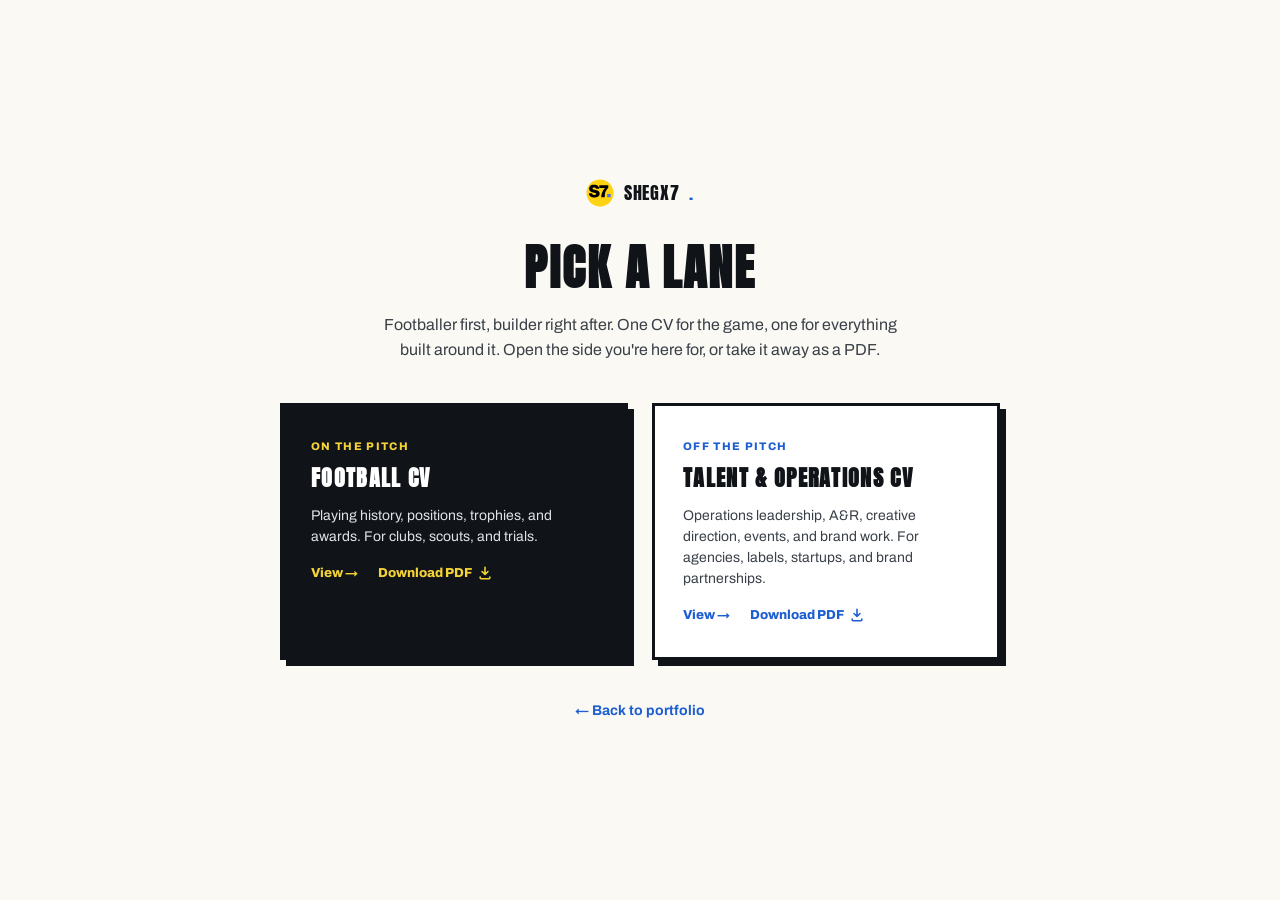
<file: cv/index.html>
<!DOCTYPE html>
<html lang="en">
<head>
  <meta charset="utf-8">
  <meta name="viewport" content="width=device-width, initial-scale=1">
  <title>Olusegun Adewole · CVs</title>
  <meta name="description" content="Download or view CVs for Olusegun Adewole (Shegx): football player CV and talent &amp; operations CV.">
  <link rel="icon" href="../assets/favicon.svg" type="image/svg+xml">
  <link rel="preconnect" href="https://fonts.googleapis.com">
  <link rel="preconnect" href="https://fonts.gstatic.com" crossorigin>
  <link href="https://fonts.googleapis.com/css2?family=Anton&family=Archivo:wght@400;500;600;700;800;900&family=Caveat:wght@600;700&display=swap" rel="stylesheet">
  <link rel="stylesheet" href="../css/cv.css">
</head>
<body>

  <main class="cv-hub">
    <a class="cv-toolbar__brand" href="../index.html" style="color:var(--ink);margin-bottom:24px;">
      <img src="../assets/logos/shegx-iconmark-yellow.svg" alt=""> SHEGX7<span>.</span>
    </a>

    <h1 class="cv-hub__title">Pick a lane</h1>
    <p class="cv-hub__lede">
      Footballer first, builder right after. One CV for the game, one for everything
      built around it. Open the side you're here for, or take it away as a PDF.
    </p>

    <div class="cv-hub__cards">
      <div class="cv-hub__card cv-hub__card--dark">
        <div class="cv-kicker">On the pitch</div>
        <h2>Football CV</h2>
        <p>
          Playing history, positions, trophies, and awards.
          For clubs, scouts, and trials.
        </p>
        <div class="cv-hub__card-actions">
          <a class="cv-hub__card-arrow cv-hub__card-arrow--view" href="football.html">View →</a>
          <a class="cv-hub__card-arrow cv-hub__card-arrow--download" href="football.html?print">Download PDF <svg class="cv-icon-download" viewBox="0 0 16 16" xmlns="http://www.w3.org/2000/svg" aria-hidden="true"><path d="M8 1.5v8.2M8 9.7 4.6 6.3M8 9.7l3.4-3.4M2.5 12.5v1a1 1 0 0 0 1 1h9a1 1 0 0 0 1-1v-1" fill="none" stroke="currentColor" stroke-width="1.8" stroke-linecap="round" stroke-linejoin="round"/></svg></a>
        </div>
      </div>

      <div class="cv-hub__card">
        <div class="cv-kicker">Off the pitch</div>
        <h2>Talent &amp; Operations CV</h2>
        <p>
          Operations leadership, A&amp;R, creative direction, events, and brand work.
          For agencies, labels, startups, and brand partnerships.
        </p>
        <div class="cv-hub__card-actions">
          <a class="cv-hub__card-arrow cv-hub__card-arrow--view" href="talent-operations.html">View →</a>
          <a class="cv-hub__card-arrow cv-hub__card-arrow--download" href="talent-operations.html?print">Download PDF <svg class="cv-icon-download" viewBox="0 0 16 16" xmlns="http://www.w3.org/2000/svg" aria-hidden="true"><path d="M8 1.5v8.2M8 9.7 4.6 6.3M8 9.7l3.4-3.4M2.5 12.5v1a1 1 0 0 0 1 1h9a1 1 0 0 0 1-1v-1" fill="none" stroke="currentColor" stroke-width="1.8" stroke-linecap="round" stroke-linejoin="round"/></svg></a>
        </div>
      </div>
    </div>

    <a class="cv-hub__back" href="../index.html">← Back to portfolio</a>
  </main>

</body>
</html>
</file>
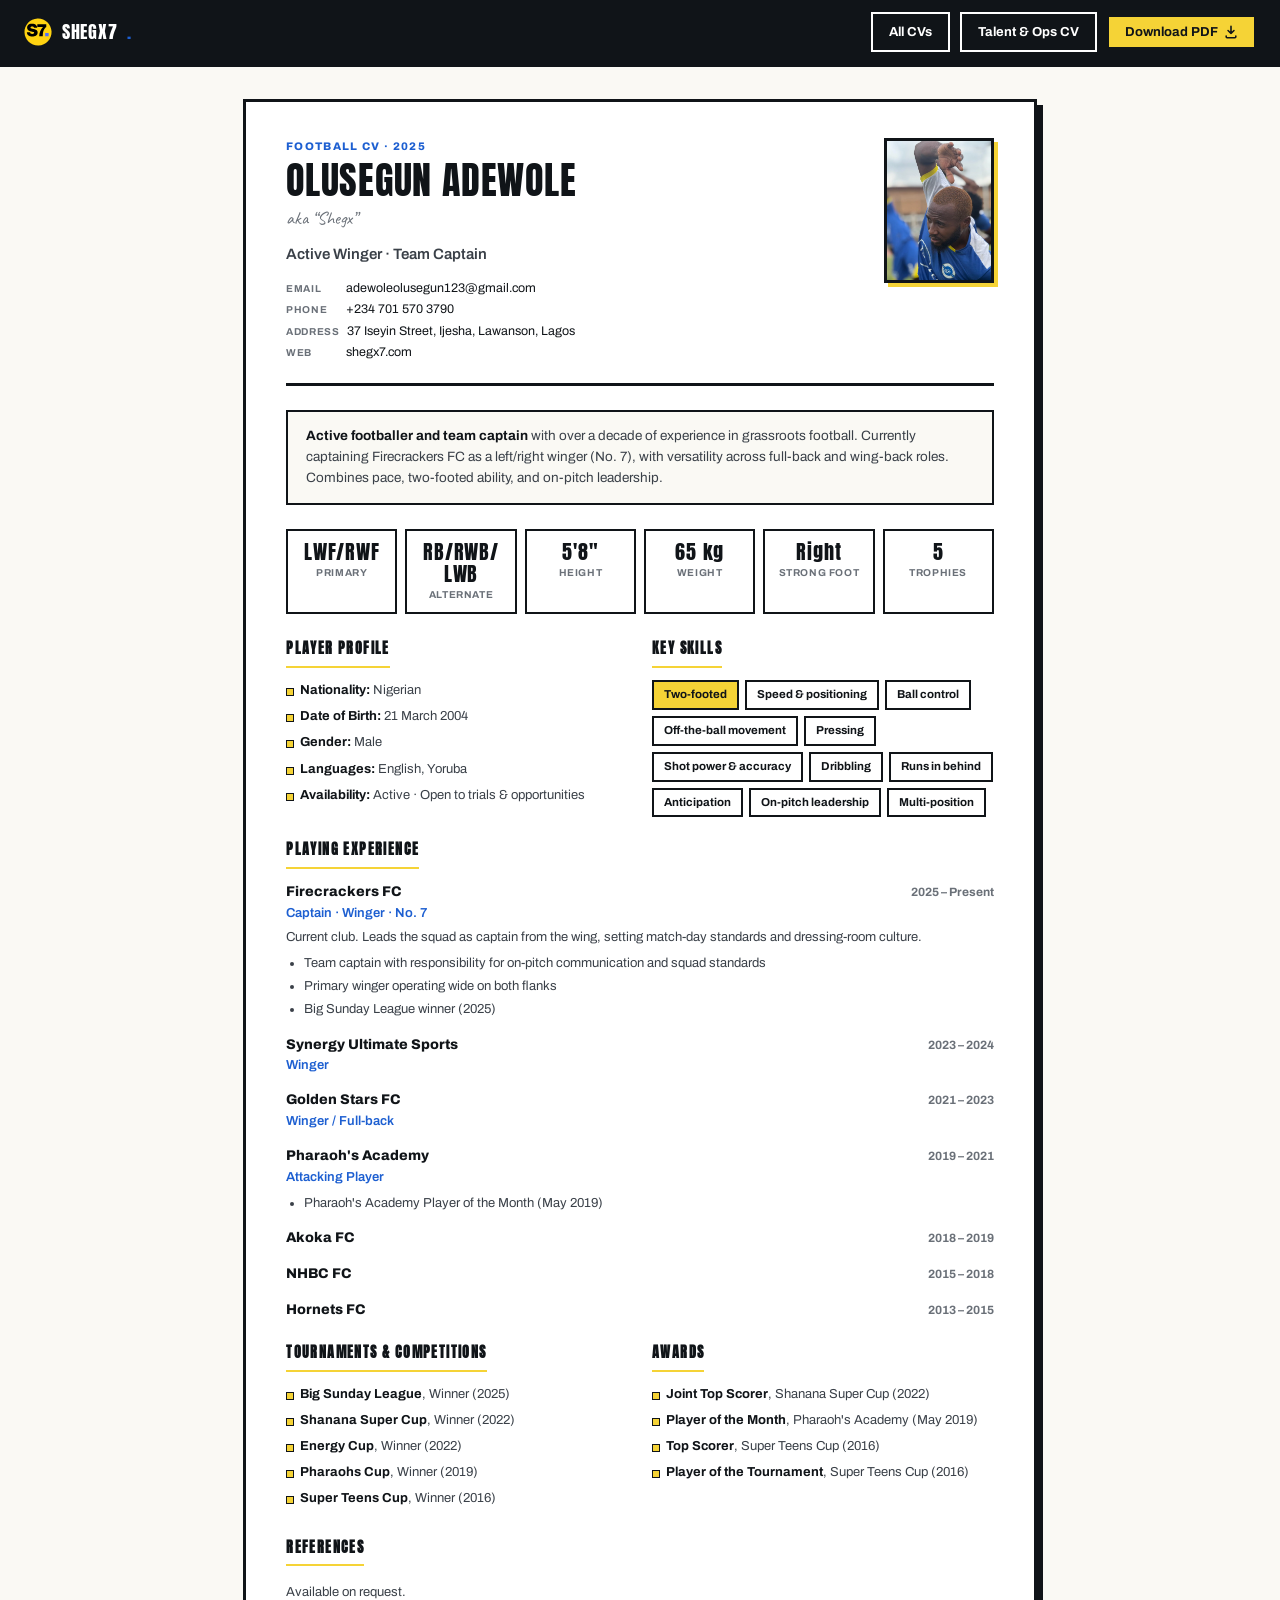
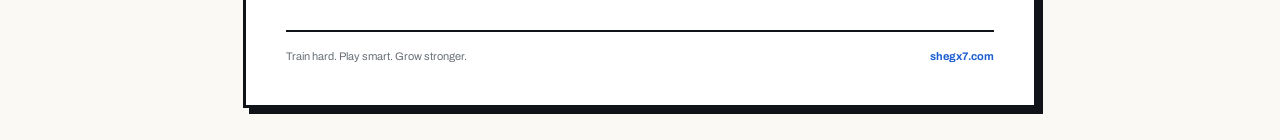
<file: cv/football.html>
<!DOCTYPE html>
<html lang="en">
<head>
  <meta charset="utf-8">
  <meta name="viewport" content="width=device-width, initial-scale=1">
  <title>Olusegun Adewole · Football CV</title>
  <meta name="description" content="Football CV for Olusegun Adewole (Shegx): active winger and Firecrackers FC captain.">
  <link rel="icon" href="../assets/favicon.svg" type="image/svg+xml">
  <link rel="preconnect" href="https://fonts.googleapis.com">
  <link rel="preconnect" href="https://fonts.gstatic.com" crossorigin>
  <link href="https://fonts.googleapis.com/css2?family=Anton&family=Archivo:wght@400;500;600;700;800;900&family=Caveat:wght@600;700&display=swap" rel="stylesheet">
  <link rel="stylesheet" href="../css/cv.css">
</head>
<body>

  <div class="cv-toolbar">
    <a class="cv-toolbar__brand" href="../index.html">
      <img src="../assets/logos/shegx-iconmark-yellow.svg" alt=""> SHEGX7<span>.</span>
    </a>
    <div class="cv-toolbar__actions">
      <a class="cv-btn" href="index.html">All CVs</a>
      <a class="cv-btn" href="talent-operations.html">Talent &amp; Ops CV</a>
      <button class="cv-btn cv-btn--yellow" type="button" onclick="window.print()">Download PDF <svg class="cv-icon-download" viewBox="0 0 16 16" xmlns="http://www.w3.org/2000/svg" aria-hidden="true"><path d="M8 1.5v8.2M8 9.7 4.6 6.3M8 9.7l3.4-3.4M2.5 12.5v1a1 1 0 0 0 1 1h9a1 1 0 0 0 1-1v-1" fill="none" stroke="currentColor" stroke-width="1.8" stroke-linecap="round" stroke-linejoin="round"/></svg></button>
    </div>
  </div>

  <article class="cv-page">
    <div class="cv-inner">

      <header class="cv-header">
        <div class="cv-header__main">
          <div class="cv-kicker">Football CV · 2025</div>
          <h1 class="cv-name">Olusegun Adewole</h1>
          <div class="cv-alias">aka &ldquo;Shegx&rdquo;</div>
          <p class="cv-tagline">Active Winger · Team Captain</p>
          <ul class="cv-contact">
            <li><span class="cv-contact__label">Email</span> adewoleolusegun123@gmail.com</li>
            <li><span class="cv-contact__label">Phone</span> +234 701 570 3790</li>
            <li><span class="cv-contact__label">Address</span> 37 Iseyin Street, Ijesha, Lawanson, Lagos</li>
            <li><span class="cv-contact__label">Web</span> shegx7.com</li>
          </ul>
        </div>
        <img class="cv-photo" src="../assets/firecrackers-stretch.webp" alt="Olusegun Adewole warming up in the Firecrackers FC kit" style="height:auto">
      </header>

      <div class="cv-profile">
        <strong>Active footballer and team captain</strong> with over a decade of experience in grassroots football. Currently captaining Firecrackers FC as a left/right winger (No. 7), with versatility across full-back and wing-back roles. Combines pace, two-footed ability, and on-pitch leadership.
      </div>

      <div class="cv-stats">
        <div class="cv-stat">
          <div class="cv-stat__value">LWF/<wbr>RWF</div>
          <div class="cv-stat__label">Primary</div>
        </div>
        <div class="cv-stat">
          <div class="cv-stat__value">RB/<wbr>RWB/<wbr>LWB</div>
          <div class="cv-stat__label">Alternate</div>
        </div>
        <div class="cv-stat">
          <div class="cv-stat__value">5'8"</div>
          <div class="cv-stat__label">Height</div>
        </div>
        <div class="cv-stat">
          <div class="cv-stat__value">65 kg</div>
          <div class="cv-stat__label">Weight</div>
        </div>
        <div class="cv-stat">
          <div class="cv-stat__value">Right</div>
          <div class="cv-stat__label">Strong Foot</div>
        </div>
        <div class="cv-stat">
          <div class="cv-stat__value">5</div>
          <div class="cv-stat__label">Trophies</div>
        </div>
      </div>

      <div class="cv-grid-2">
        <section class="cv-section">
          <h2 class="cv-section__title">Player Profile</h2>
          <ul class="cv-list">
            <li><strong>Nationality:</strong> Nigerian</li>
            <li><strong>Date of Birth:</strong> 21 March 2004</li>
            <li><strong>Gender:</strong> Male</li>
            <li><strong>Languages:</strong> English, Yoruba</li>
            <li><strong>Availability:</strong> Active · Open to trials &amp; opportunities</li>
          </ul>
        </section>

        <section class="cv-section">
          <h2 class="cv-section__title">Key Skills</h2>
          <div class="cv-chips">
            <span class="cv-chip cv-chip--yellow">Two-footed</span>
            <span class="cv-chip">Speed &amp; positioning</span>
            <span class="cv-chip">Ball control</span>
            <span class="cv-chip">Off-the-ball movement</span>
            <span class="cv-chip">Pressing</span>
            <span class="cv-chip">Shot power &amp; accuracy</span>
            <span class="cv-chip">Dribbling</span>
            <span class="cv-chip">Runs in behind</span>
            <span class="cv-chip">Anticipation</span>
            <span class="cv-chip">On-pitch leadership</span>
            <span class="cv-chip">Multi-position</span>
          </div>
        </section>
      </div>

      <section class="cv-section">
        <h2 class="cv-section__title">Playing Experience</h2>

        <div class="cv-entry">
          <div class="cv-entry__head">
            <div>
              <h3 class="cv-entry__title">Firecrackers FC</h3>
              <div class="cv-entry__role">Captain · Winger · No. 7</div>
            </div>
            <span class="cv-entry__date">2025 – Present</span>
          </div>
          <p class="cv-entry__desc">Current club. Leads the squad as captain from the wing, setting match-day standards and dressing-room culture.</p>
          <ul class="cv-entry__bullets">
            <li>Team captain with responsibility for on-pitch communication and squad standards</li>
            <li>Primary winger operating wide on both flanks</li>
            <li>Big Sunday League winner (2025)</li>
          </ul>
        </div>

        <div class="cv-entry">
          <div class="cv-entry__head">
            <div>
              <h3 class="cv-entry__title">Synergy Ultimate Sports</h3>
              <div class="cv-entry__role">Winger</div>
            </div>
            <span class="cv-entry__date">2023 – 2024</span>
          </div>
        </div>

        <div class="cv-entry">
          <div class="cv-entry__head">
            <div>
              <h3 class="cv-entry__title">Golden Stars FC</h3>
              <div class="cv-entry__role">Winger / Full-back</div>
            </div>
            <span class="cv-entry__date">2021 – 2023</span>
          </div>
        </div>

        <div class="cv-entry">
          <div class="cv-entry__head">
            <div>
              <h3 class="cv-entry__title">Pharaoh's Academy</h3>
              <div class="cv-entry__role">Attacking Player</div>
            </div>
            <span class="cv-entry__date">2019 – 2021</span>
          </div>
          <ul class="cv-entry__bullets">
            <li>Pharaoh's Academy Player of the Month (May 2019)</li>
          </ul>
        </div>

        <div class="cv-entry">
          <div class="cv-entry__head">
            <div>
              <h3 class="cv-entry__title">Akoka FC</h3>
            </div>
            <span class="cv-entry__date">2018 – 2019</span>
          </div>
        </div>

        <div class="cv-entry">
          <div class="cv-entry__head">
            <div>
              <h3 class="cv-entry__title">NHBC FC</h3>
            </div>
            <span class="cv-entry__date">2015 – 2018</span>
          </div>
        </div>

        <div class="cv-entry">
          <div class="cv-entry__head">
            <div>
              <h3 class="cv-entry__title">Hornets FC</h3>
            </div>
            <span class="cv-entry__date">2013 – 2015</span>
          </div>
        </div>
      </section>

      <div class="cv-grid-2">
        <section class="cv-section">
          <h2 class="cv-section__title">Tournaments &amp; Competitions</h2>
          <ul class="cv-list">
            <li><strong>Big Sunday League</strong>, Winner (2025)</li>
            <li><strong>Shanana Super Cup</strong>, Winner (2022)</li>
            <li><strong>Energy Cup</strong>, Winner (2022)</li>
            <li><strong>Pharaohs Cup</strong>, Winner (2019)</li>
            <li><strong>Super Teens Cup</strong>, Winner (2016)</li>
          </ul>
        </section>

        <section class="cv-section">
          <h2 class="cv-section__title">Awards</h2>
          <ul class="cv-list">
            <li><strong>Joint Top Scorer</strong>, Shanana Super Cup (2022)</li>
            <li><strong>Player of the Month</strong>, Pharaoh's Academy (May 2019)</li>
            <li><strong>Top Scorer</strong>, Super Teens Cup (2016)</li>
            <li><strong>Player of the Tournament</strong>, Super Teens Cup (2016)</li>
          </ul>
        </section>
      </div>

      <section class="cv-section">
        <h2 class="cv-section__title">References</h2>
        <p class="cv-entry__desc">Available on request.</p>
      </section>

      <footer class="cv-footer">
        <span>Train hard. Play smart. Grow stronger.</span>
        <a href="https://shegx7.com">shegx7.com</a>
      </footer>

    </div>
  </article>


  <script>
    // Allow one-click downloads: links ending in ?print open the print dialog on load.
    if (new URLSearchParams(location.search).has("print")) {
      window.addEventListener("load", function () {
        setTimeout(function () { window.print(); }, 300);
      });
    }
  </script>
</body>
</html>
</file>
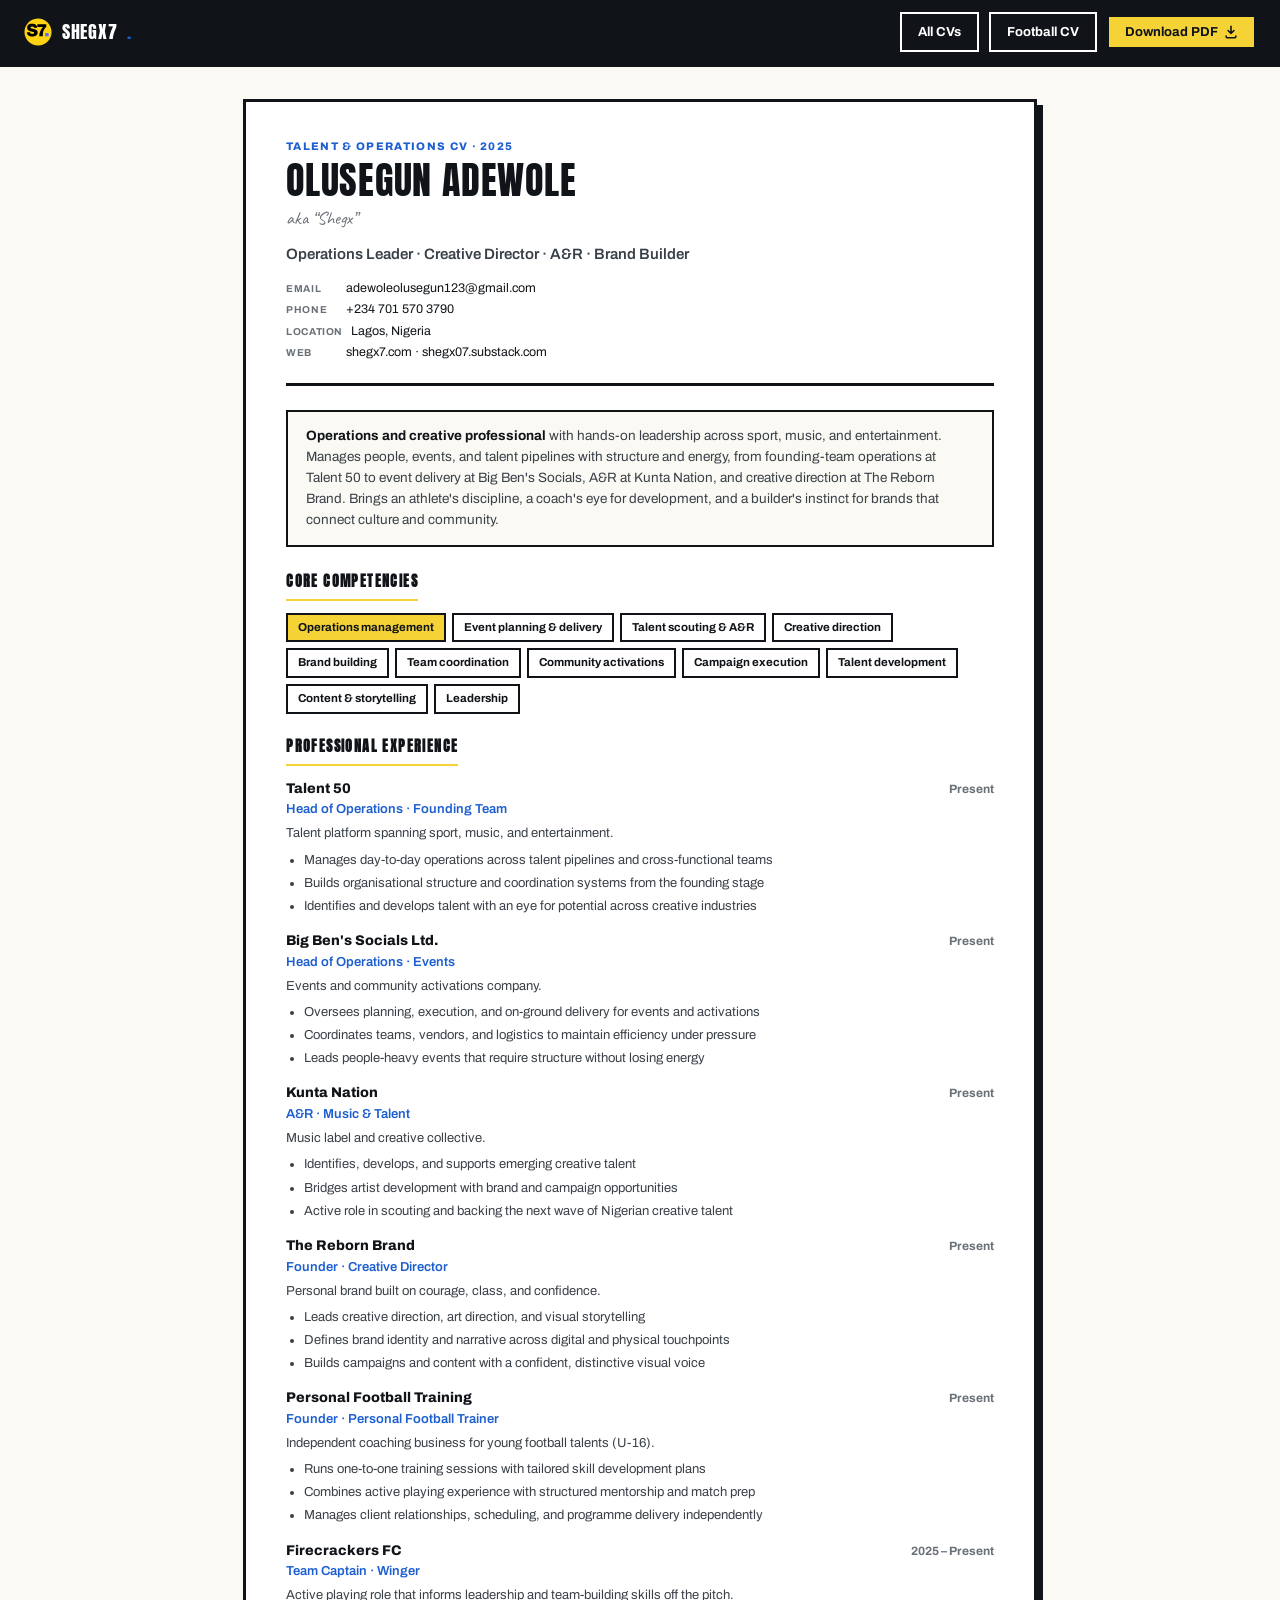
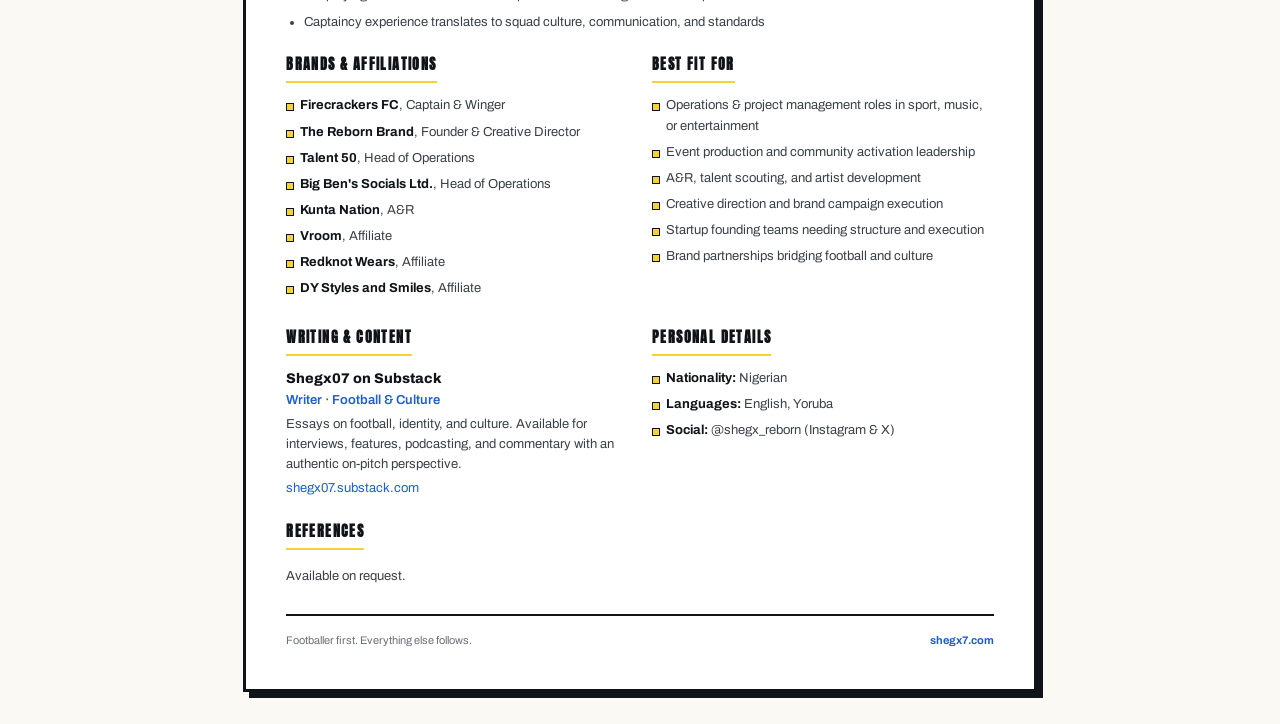
<file: cv/talent-operations.html>
<!DOCTYPE html>
<html lang="en">
<head>
  <meta charset="utf-8">
  <meta name="viewport" content="width=device-width, initial-scale=1">
  <title>Olusegun Adewole · Talent &amp; Operations CV</title>
  <meta name="description" content="Talent, operations and creative CV for Olusegun Adewole (Shegx): Head of Operations, A&amp;R, creative director, and brand builder in Lagos, Nigeria.">
  <link rel="icon" href="../assets/favicon.svg" type="image/svg+xml">
  <link rel="preconnect" href="https://fonts.googleapis.com">
  <link rel="preconnect" href="https://fonts.gstatic.com" crossorigin>
  <link href="https://fonts.googleapis.com/css2?family=Anton&family=Archivo:wght@400;500;600;700;800;900&family=Caveat:wght@600;700&display=swap" rel="stylesheet">
  <link rel="stylesheet" href="../css/cv.css">
</head>
<body>

  <div class="cv-toolbar">
    <a class="cv-toolbar__brand" href="../index.html">
      <img src="../assets/logos/shegx-iconmark-yellow.svg" alt=""> SHEGX7<span>.</span>
    </a>
    <div class="cv-toolbar__actions">
      <a class="cv-btn" href="index.html">All CVs</a>
      <a class="cv-btn" href="football.html">Football CV</a>
      <button class="cv-btn cv-btn--yellow" type="button" onclick="window.print()">Download PDF <svg class="cv-icon-download" viewBox="0 0 16 16" xmlns="http://www.w3.org/2000/svg" aria-hidden="true"><path d="M8 1.5v8.2M8 9.7 4.6 6.3M8 9.7l3.4-3.4M2.5 12.5v1a1 1 0 0 0 1 1h9a1 1 0 0 0 1-1v-1" fill="none" stroke="currentColor" stroke-width="1.8" stroke-linecap="round" stroke-linejoin="round"/></svg></button>
    </div>
  </div>

  <article class="cv-page">
    <div class="cv-inner">

      <header class="cv-header">
        <div class="cv-header__main">
          <div class="cv-kicker">Talent &amp; Operations CV · 2025</div>
          <h1 class="cv-name">Olusegun Adewole</h1>
          <div class="cv-alias">aka &ldquo;Shegx&rdquo;</div>
          <p class="cv-tagline">Operations Leader · Creative Director · A&amp;R · Brand Builder</p>
          <ul class="cv-contact">
            <li><span class="cv-contact__label">Email</span> adewoleolusegun123@gmail.com</li>
            <li><span class="cv-contact__label">Phone</span> +234 701 570 3790</li>
            <li><span class="cv-contact__label">Location</span> Lagos, Nigeria</li>
            <li><span class="cv-contact__label">Web</span> shegx7.com · shegx07.substack.com</li>
          </ul>
        </div>
      </header>

      <div class="cv-profile">
        <strong>Operations and creative professional</strong> with hands-on leadership across sport, music, and entertainment. Manages people, events, and talent pipelines with structure and energy, from founding-team operations at Talent 50 to event delivery at Big Ben's Socials, A&amp;R at Kunta Nation, and creative direction at The Reborn Brand. Brings an athlete's discipline, a coach's eye for development, and a builder's instinct for brands that connect culture and community.
      </div>

      <section class="cv-section">
        <h2 class="cv-section__title">Core Competencies</h2>
        <div class="cv-chips">
          <span class="cv-chip cv-chip--yellow">Operations management</span>
          <span class="cv-chip">Event planning &amp; delivery</span>
          <span class="cv-chip">Talent scouting &amp; A&amp;R</span>
          <span class="cv-chip">Creative direction</span>
          <span class="cv-chip">Brand building</span>
          <span class="cv-chip">Team coordination</span>
          <span class="cv-chip">Community activations</span>
          <span class="cv-chip">Campaign execution</span>
          <span class="cv-chip">Talent development</span>
          <span class="cv-chip">Content &amp; storytelling</span>
          <span class="cv-chip">Leadership</span>
        </div>
      </section>

      <section class="cv-section">
        <h2 class="cv-section__title">Professional Experience</h2>

        <div class="cv-entry">
          <div class="cv-entry__head">
            <div>
              <h3 class="cv-entry__title">Talent 50</h3>
              <div class="cv-entry__role">Head of Operations · Founding Team</div>
            </div>
            <span class="cv-entry__date">Present</span>
          </div>
          <p class="cv-entry__desc">Talent platform spanning sport, music, and entertainment.</p>
          <ul class="cv-entry__bullets">
            <li>Manages day-to-day operations across talent pipelines and cross-functional teams</li>
            <li>Builds organisational structure and coordination systems from the founding stage</li>
            <li>Identifies and develops talent with an eye for potential across creative industries</li>
          </ul>
        </div>

        <div class="cv-entry">
          <div class="cv-entry__head">
            <div>
              <h3 class="cv-entry__title">Big Ben's Socials Ltd.</h3>
              <div class="cv-entry__role">Head of Operations · Events</div>
            </div>
            <span class="cv-entry__date">Present</span>
          </div>
          <p class="cv-entry__desc">Events and community activations company.</p>
          <ul class="cv-entry__bullets">
            <li>Oversees planning, execution, and on-ground delivery for events and activations</li>
            <li>Coordinates teams, vendors, and logistics to maintain efficiency under pressure</li>
            <li>Leads people-heavy events that require structure without losing energy</li>
          </ul>
        </div>

        <div class="cv-entry">
          <div class="cv-entry__head">
            <div>
              <h3 class="cv-entry__title">Kunta Nation</h3>
              <div class="cv-entry__role">A&amp;R · Music &amp; Talent</div>
            </div>
            <span class="cv-entry__date">Present</span>
          </div>
          <p class="cv-entry__desc">Music label and creative collective.</p>
          <ul class="cv-entry__bullets">
            <li>Identifies, develops, and supports emerging creative talent</li>
            <li>Bridges artist development with brand and campaign opportunities</li>
            <li>Active role in scouting and backing the next wave of Nigerian creative talent</li>
          </ul>
        </div>

        <div class="cv-entry">
          <div class="cv-entry__head">
            <div>
              <h3 class="cv-entry__title">The Reborn Brand</h3>
              <div class="cv-entry__role">Founder · Creative Director</div>
            </div>
            <span class="cv-entry__date">Present</span>
          </div>
          <p class="cv-entry__desc">Personal brand built on courage, class, and confidence.</p>
          <ul class="cv-entry__bullets">
            <li>Leads creative direction, art direction, and visual storytelling</li>
            <li>Defines brand identity and narrative across digital and physical touchpoints</li>
            <li>Builds campaigns and content with a confident, distinctive visual voice</li>
          </ul>
        </div>

        <div class="cv-entry">
          <div class="cv-entry__head">
            <div>
              <h3 class="cv-entry__title">Personal Football Training</h3>
              <div class="cv-entry__role">Founder · Personal Football Trainer</div>
            </div>
            <span class="cv-entry__date">Present</span>
          </div>
          <p class="cv-entry__desc">Independent coaching business for young football talents (U-16).</p>
          <ul class="cv-entry__bullets">
            <li>Runs one-to-one training sessions with tailored skill development plans</li>
            <li>Combines active playing experience with structured mentorship and match prep</li>
            <li>Manages client relationships, scheduling, and programme delivery independently</li>
          </ul>
        </div>

        <div class="cv-entry">
          <div class="cv-entry__head">
            <div>
              <h3 class="cv-entry__title">Firecrackers FC</h3>
              <div class="cv-entry__role">Team Captain · Winger</div>
            </div>
            <span class="cv-entry__date">2025 – Present</span>
          </div>
          <p class="cv-entry__desc">Active playing role that informs leadership and team-building skills off the pitch.</p>
          <ul class="cv-entry__bullets">
            <li>Captaincy experience translates to squad culture, communication, and standards</li>
          </ul>
        </div>
      </section>

      <div class="cv-grid-2">
        <section class="cv-section">
          <h2 class="cv-section__title">Brands &amp; Affiliations</h2>
          <ul class="cv-list">
            <li><strong>Firecrackers FC</strong>, Captain &amp; Winger</li>
            <li><strong>The Reborn Brand</strong>, Founder &amp; Creative Director</li>
            <li><strong>Talent 50</strong>, Head of Operations</li>
            <li><strong>Big Ben's Socials Ltd.</strong>, Head of Operations</li>
            <li><strong>Kunta Nation</strong>, A&amp;R</li>
            <li><strong>Vroom</strong>, Affiliate</li>
            <li><strong>Redknot Wears</strong>, Affiliate</li>
            <li><strong>DY Styles and Smiles</strong>, Affiliate</li>
          </ul>
        </section>

        <section class="cv-section">
          <h2 class="cv-section__title">Best Fit For</h2>
          <ul class="cv-list">
            <li>Operations &amp; project management roles in sport, music, or entertainment</li>
            <li>Event production and community activation leadership</li>
            <li>A&amp;R, talent scouting, and artist development</li>
            <li>Creative direction and brand campaign execution</li>
            <li>Startup founding teams needing structure and execution</li>
            <li>Brand partnerships bridging football and culture</li>
          </ul>
        </section>
      </div>

      <div class="cv-grid-2">
        <section class="cv-section">
          <h2 class="cv-section__title">Writing &amp; Content</h2>
          <div class="cv-entry">
            <div class="cv-entry__head">
              <div>
                <h3 class="cv-entry__title">Shegx07 on Substack</h3>
                <div class="cv-entry__role">Writer · Football &amp; Culture</div>
              </div>
            </div>
            <p class="cv-entry__desc">Essays on football, identity, and culture. Available for interviews, features, podcasting, and commentary with an authentic on-pitch perspective.</p>
            <p class="cv-entry__desc"><a href="https://shegx07.substack.com">shegx07.substack.com</a></p>
          </div>
        </section>

        <section class="cv-section">
          <h2 class="cv-section__title">Personal Details</h2>
          <ul class="cv-list">
            <li><strong>Nationality:</strong> Nigerian</li>
            <li><strong>Languages:</strong> English, Yoruba</li>
            <li><strong>Social:</strong> @shegx_reborn (Instagram &amp; X)</li>
          </ul>
        </section>
      </div>

      <section class="cv-section">
        <h2 class="cv-section__title">References</h2>
        <p class="cv-entry__desc">Available on request.</p>
      </section>

      <footer class="cv-footer">
        <span>Footballer first. Everything else follows.</span>
        <a href="https://shegx7.com">shegx7.com</a>
      </footer>

    </div>
  </article>


  <script>
    // Allow one-click downloads: links ending in ?print open the print dialog on load.
    if (new URLSearchParams(location.search).has("print")) {
      window.addEventListener("load", function () {
        setTimeout(function () { window.print(); }, 300);
      });
    }
  </script>
</body>
</html>
</file>
<file: css/cv.css>
/* ==========================================================================
   Shegx CV pages: print-first, A4-friendly layout
   Reuses design tokens from styles.css
   ========================================================================== */

:root {
  --ink: #101418;
  --ink-soft: #3a4048;
  --ink-muted: #6a7078;
  --paper: #ffffff;
  --paper-warm: #FAF9F4;
  --yellow: #F5D336;
  --blue: #1D5FD1;
  --font-display: "Anton", "Archivo", system-ui, sans-serif;
  --font-body: "Archivo", system-ui, sans-serif;
  --font-script: "Caveat", "Segoe Script", cursive;
  --border: 3px solid var(--ink);
}

* { box-sizing: border-box; }

html { scroll-behavior: smooth; }

body {
  margin: 0;
  background: var(--paper-warm);
  color: var(--ink);
  font-family: var(--font-body);
  font-size: 14px;
  line-height: 1.55;
  -webkit-font-smoothing: antialiased;
}

::selection { background: var(--yellow); color: var(--ink); }

a { color: var(--blue); text-decoration: none; }
a:hover { text-decoration: underline; }

/* ---------- Toolbar (screen only) ---------- */
.cv-toolbar {
  position: sticky;
  top: 0;
  z-index: 100;
  display: flex;
  align-items: center;
  justify-content: space-between;
  gap: 16px;
  padding: 12px 24px;
  background: var(--ink);
  color: var(--paper);
  border-bottom: var(--border);
}

.cv-toolbar__brand {
  display: flex;
  align-items: center;
  gap: 10px;
  font-family: var(--font-display);
  font-size: 18px;
  letter-spacing: 0.04em;
  color: var(--paper);
  text-decoration: none;
}

.cv-toolbar__brand img { width: 28px; height: 28px; }
.cv-toolbar__brand span { color: var(--blue); }

.cv-toolbar__actions {
  display: flex;
  align-items: center;
  gap: 10px;
  flex-wrap: wrap;
}

.cv-btn {
  display: inline-flex;
  align-items: center;
  gap: 6px;
  padding: 8px 16px;
  font-family: var(--font-body);
  font-size: 13px;
  font-weight: 700;
  text-decoration: none;
  border: 2px solid var(--paper);
  background: transparent;
  color: var(--paper);
  cursor: pointer;
  transition: background .15s, color .15s;
}

.cv-btn:hover { background: var(--paper); color: var(--ink); text-decoration: none; }

.cv-btn--yellow {
  background: var(--yellow);
  color: var(--ink);
  border-color: var(--ink);
}

.cv-btn--yellow:hover { background: var(--paper); }

/* ---------- Page wrapper ---------- */
.cv-page {
  max-width: 210mm;
  margin: 32px auto;
  padding: 0;
  background: var(--paper);
  border: var(--border);
  box-shadow: 6px 6px 0 var(--ink);
}

.cv-inner { padding: 36px 40px 40px; }

/* ---------- Header ---------- */
.cv-header {
  display: grid;
  grid-template-columns: 1fr auto;
  gap: 24px;
  align-items: start;
  padding-bottom: 20px;
  border-bottom: var(--border);
  margin-bottom: 24px;
}

.cv-header__main { min-width: 0; }

.cv-kicker {
  font-size: 11px;
  font-weight: 800;
  letter-spacing: 0.12em;
  text-transform: uppercase;
  color: var(--blue);
  margin-bottom: 6px;
}

.cv-name {
  font-family: var(--font-display);
  font-size: clamp(28px, 5vw, 38px);
  font-weight: 400;
  letter-spacing: 0.02em;
  text-transform: uppercase;
  line-height: 1.05;
  margin: 0 0 4px;
}

.cv-alias {
  font-family: var(--font-script);
  font-size: 18px;
  color: var(--ink-muted);
  margin-bottom: 10px;
}

.cv-tagline {
  font-size: 15px;
  font-weight: 600;
  color: var(--ink-soft);
  margin: 0 0 12px;
  max-width: 480px;
}

.cv-contact {
  list-style: none;
  margin: 0;
  padding: 0;
  font-size: 12.5px;
  line-height: 1.7;
}

.cv-contact li { display: flex; gap: 8px; }
.cv-contact__label {
  font-weight: 700;
  min-width: 52px;
  color: var(--ink-muted);
  text-transform: uppercase;
  font-size: 10px;
  letter-spacing: 0.06em;
  padding-top: 2px;
}

.cv-photo {
  width: 110px;
  height: 130px;
  object-fit: cover;
  object-position: center top;
  border: var(--border);
  box-shadow: 4px 4px 0 var(--yellow);
}

.cv-photo--logo {
  object-fit: contain;
  background: var(--paper-warm);
  padding: 12px;
}

/* ---------- Profile strip ---------- */
.cv-profile {
  background: var(--paper-warm);
  border: 2px solid var(--ink);
  padding: 14px 18px;
  margin-bottom: 24px;
  font-size: 13.5px;
  color: var(--ink-soft);
}

.cv-profile strong { color: var(--ink); }

/* ---------- Stats row ---------- */
.cv-stats {
  display: grid;
  grid-template-columns: repeat(auto-fill, minmax(100px, 1fr));
  gap: 8px;
  margin-bottom: 24px;
}

.cv-stat {
  border: 2px solid var(--ink);
  padding: 10px 12px;
  text-align: center;
}

.cv-stat__value {
  font-family: var(--font-display);
  font-size: 20px;
  letter-spacing: 0.04em;
  line-height: 1.1;
  margin-bottom: 2px;
  overflow-wrap: break-word;
}

.cv-stat__label {
  font-size: 10px;
  font-weight: 700;
  text-transform: uppercase;
  letter-spacing: 0.06em;
  color: var(--ink-muted);
}

/* ---------- Sections ---------- */
.cv-section { margin-bottom: 22px; }

.cv-section__title {
  font-family: var(--font-display);
  font-size: 14px;
  letter-spacing: 0.1em;
  text-transform: uppercase;
  margin: 0 0 12px;
  padding-bottom: 6px;
  border-bottom: 2px solid var(--yellow);
  display: inline-block;
}

.cv-grid-2 {
  display: grid;
  grid-template-columns: 1fr 1fr;
  gap: 24px;
}

/* ---------- Experience entries ---------- */
.cv-entry { margin-bottom: 14px; }
.cv-entry:last-child { margin-bottom: 0; }

.cv-entry__head {
  display: flex;
  justify-content: space-between;
  align-items: baseline;
  gap: 12px;
  flex-wrap: wrap;
  margin-bottom: 2px;
}

.cv-entry__title {
  font-weight: 800;
  font-size: 14px;
  margin: 0;
}

.cv-entry__role {
  font-weight: 600;
  color: var(--blue);
  font-size: 13px;
}

.cv-entry__date {
  font-size: 12px;
  font-weight: 700;
  color: var(--ink-muted);
  white-space: nowrap;
}

.cv-entry__desc {
  margin: 4px 0 0;
  font-size: 13px;
  color: var(--ink-soft);
}

.cv-entry__bullets {
  margin: 6px 0 0;
  padding-left: 18px;
  font-size: 13px;
  color: var(--ink-soft);
}

.cv-entry__bullets li { margin-bottom: 3px; }

/* ---------- Skills / chips ---------- */
.cv-chips {
  display: flex;
  flex-wrap: wrap;
  gap: 6px;
}

.cv-chip {
  display: inline-block;
  padding: 4px 10px;
  font-size: 11.5px;
  font-weight: 700;
  border: 2px solid var(--ink);
  background: var(--paper);
}

.cv-chip--yellow { background: var(--yellow); }

/* ---------- Awards / trophies list ---------- */
.cv-list {
  margin: 0;
  padding: 0;
  list-style: none;
}

.cv-list li {
  position: relative;
  padding-left: 14px;
  margin-bottom: 6px;
  font-size: 13px;
  color: var(--ink-soft);
}

.cv-list li::before {
  content: "";
  position: absolute;
  left: 0;
  top: 8px;
  width: 6px;
  height: 6px;
  background: var(--yellow);
  border: 1px solid var(--ink);
}

.cv-list strong { color: var(--ink); }

/* ---------- Footer ---------- */
.cv-footer {
  margin-top: 28px;
  padding-top: 16px;
  border-top: 2px solid var(--ink);
  display: flex;
  justify-content: space-between;
  align-items: center;
  flex-wrap: wrap;
  gap: 8px;
  font-size: 11px;
  color: var(--ink-muted);
}

.cv-footer a { font-weight: 700; }

/* ---------- Hub page ---------- */
.cv-hub {
  min-height: 100vh;
  display: flex;
  flex-direction: column;
  align-items: center;
  justify-content: center;
  padding: 48px 24px;
  text-align: center;
}

.cv-hub__title {
  font-family: var(--font-display);
  font-size: clamp(32px, 6vw, 48px);
  text-transform: uppercase;
  letter-spacing: 0.04em;
  margin: 0 0 8px;
}

.cv-hub__lede {
  font-size: 16px;
  color: var(--ink-soft);
  max-width: 520px;
  margin: 0 0 40px;
}

.cv-hub__cards {
  display: grid;
  grid-template-columns: repeat(auto-fit, minmax(280px, 1fr));
  gap: 24px;
  max-width: 720px;
  width: 100%;
}

.cv-hub__card {
  display: block;
  position: relative;
  padding: 32px 28px;
  background: var(--paper);
  border: var(--border);
  box-shadow: 6px 6px 0 var(--ink);
  text-decoration: none;
  color: var(--ink);
  text-align: left;
  transition: transform .15s, box-shadow .15s;
}

.cv-hub__card:hover {
  transform: translate(-2px, -2px);
  box-shadow: 8px 8px 0 var(--ink);
  text-decoration: none;
}

.cv-hub__card--dark {
  background: var(--ink);
  color: var(--paper);
}

.cv-hub__card--dark .cv-kicker { color: var(--yellow); }

.cv-hub__card h2 {
  font-family: var(--font-display);
  font-size: 22px;
  text-transform: uppercase;
  letter-spacing: 0.06em;
  margin: 0 0 10px;
}

.cv-hub__card p {
  font-size: 14px;
  color: var(--ink-soft);
  margin: 0 0 16px;
  line-height: 1.5;
}

.cv-hub__card--dark p { color: #dfe3e8; }

.cv-hub__card-actions {
  display: flex;
  gap: 20px;
}

/* Stretched link: the whole card clicks through to the view page,
   while the download link stacks above it as a precise target. */
.cv-hub__card-arrow--view::after {
  content: "";
  position: absolute;
  inset: 0;
}

.cv-hub__card-arrow--download {
  position: relative;
  z-index: 1;
}

.cv-hub__card-arrow {
  display: inline-flex;
  align-items: center;
  gap: 6px;
  font-weight: 800;
  font-size: 13px;
  color: var(--blue);
}

.cv-icon-download {
  width: 14px;
  height: 14px;
  flex-shrink: 0;
}

a.cv-hub__card-arrow:hover { text-decoration: underline; }

.cv-hub__card--dark .cv-hub__card-arrow { color: var(--yellow); }

.cv-hub__back {
  margin-top: 40px;
  font-size: 14px;
  font-weight: 700;
}

/* ---------- Responsive ---------- */
@media (max-width: 640px) {
  .cv-inner { padding: 24px 20px 28px; }
  .cv-header { grid-template-columns: 1fr; }
  .cv-photo { width: 80px; height: 96px; }
  .cv-grid-2 { grid-template-columns: 1fr; gap: 16px; }
  .cv-toolbar { flex-direction: column; align-items: stretch; }
}

/* ---------- Print ---------- */
@media print {
  @page { size: A4; margin: 12mm; }

  body { background: white; font-size: 11pt; }

  .cv-toolbar { display: none !important; }

  .cv-page {
    max-width: none;
    margin: 0;
    border: none;
    box-shadow: none;
  }

  .cv-inner { padding: 0; }

  .cv-photo { box-shadow: none; }

  a { color: var(--ink); text-decoration: none; }

  /* Keep individual entries intact, but let long sections flow across pages.
     break-inside: avoid on .cv-section forced full sections onto the next
     page, leaving large gaps. */
  .cv-entry { break-inside: avoid; }
  .cv-section__title { break-after: avoid; }
}
</file>
